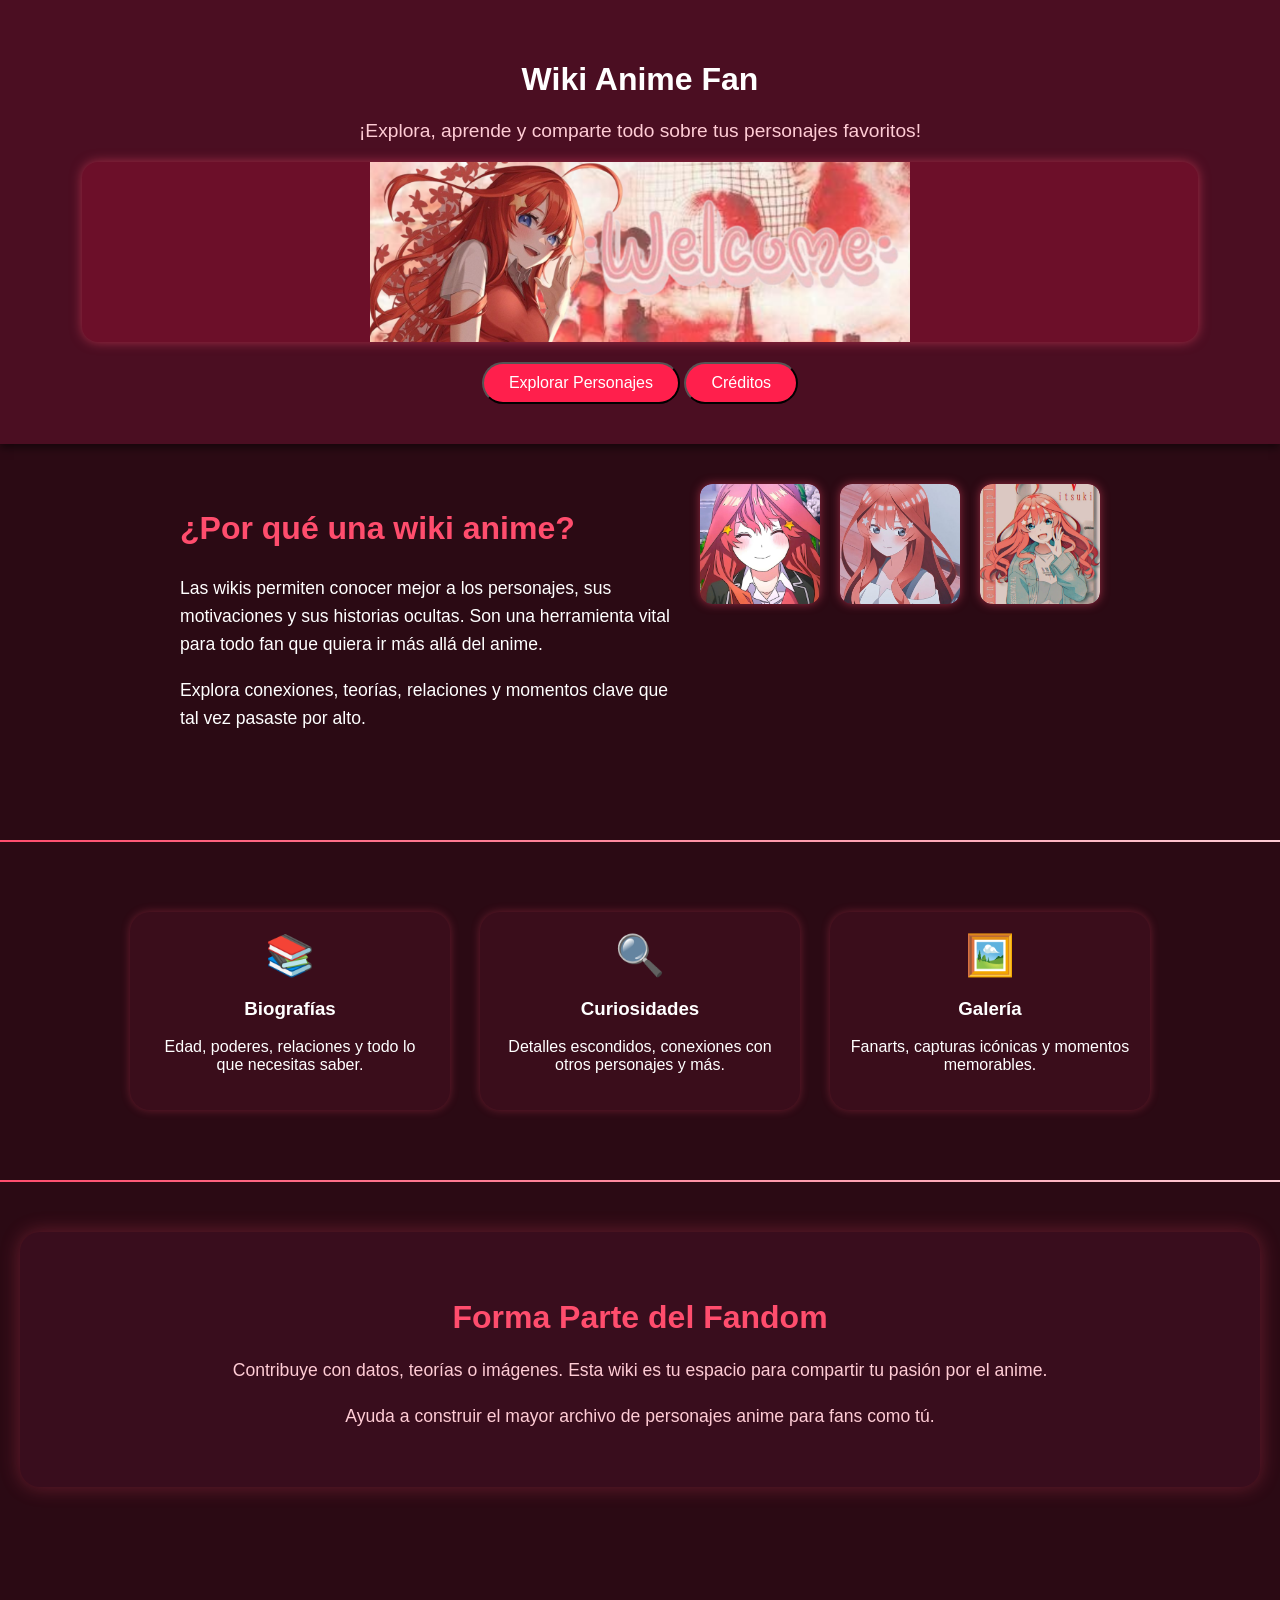
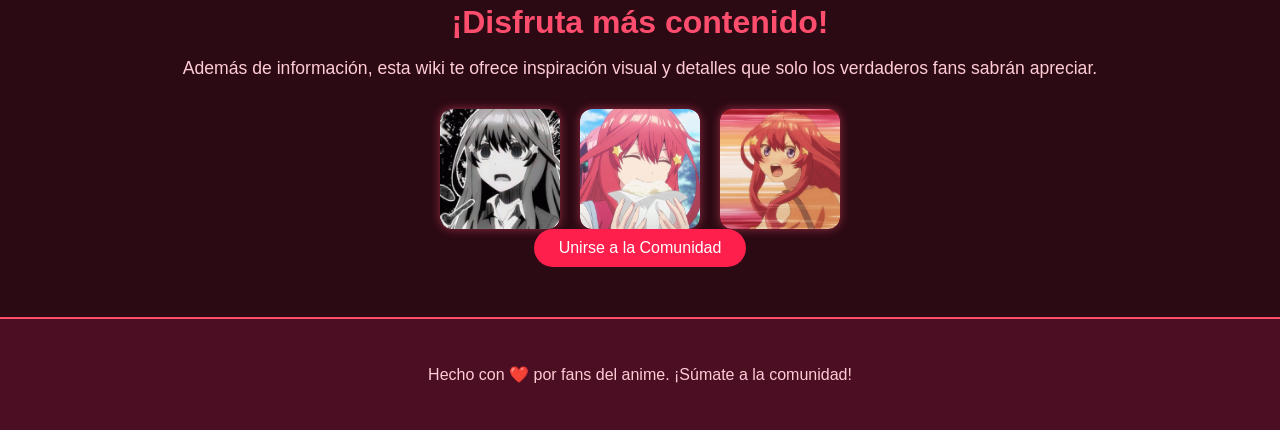
<file: MAS CONTENIDO/index.html>
<!DOCTYPE html>
<html lang="es">
<head>
    <meta charset="UTF-8">
    <meta name="viewport" content="width=device-width, initial-scale=1.0">
    <title>Wiki Anime Fan</title>
    <link rel="stylesheet" href="style.css">
    <style>
        body {
            font-family: Arial, sans-serif;
        }
    </style>
</head>
<body>
    <header class="main-header">
        <h1>Wiki Anime Fan</h1>
        <p>¡Explora, aprende y comparte todo sobre tus personajes favoritos!</p>
        <div class="image-banner">
            <img src="img/SEPARADOR ROJO 1.jpg" alt="Separador" />
        </div>

        </div>
        <button class="boton-ovalado" onclick="window.location.href='../MENU/index.html'">
            Explorar Personajes
        </button>
        <button class="boton-ovalado" onclick="alert('Gracias por visitar! ATT: DAYAN MATA')">
            Créditos
        </button>
    </header>

    <section class="intro">
        <div class="text">
            <h2>¿Por qué una wiki anime?</h2>
            <p>Las wikis permiten conocer mejor a los personajes, sus motivaciones y sus historias ocultas. Son una herramienta vital para todo fan que quiera ir más allá del anime.</p>
            <p>Explora conexiones, teorías, relaciones y momentos clave que tal vez pasaste por alto.</p>
        </div>
        <div class="image-placeholder">
            <img src="img/imagen 1.jpg" alt="Anime">
          </div>
          
          <div class="image-placeholder">
            <img src="img/imagen 2.jpg" alt="Anime">
          </div>
          
          <div class="image-placeholder">
            <img src="img/imagen 3.jpg" alt="Anime">
          </div>

    </section>

    <hr class="divider">

    <section class="features">
        <div class="feature-card">
            <div class="icon">📚</div>
            <h3>Biografías</h3>
            <p>Edad, poderes, relaciones y todo lo que necesitas saber.</p>
        </div>
        <div class="feature-card">
            <div class="icon">🔍</div>
            <h3>Curiosidades</h3>
            <p>Detalles escondidos, conexiones con otros personajes y más.</p>
        </div>
        <div class="feature-card">
            <div class="icon">🖼️</div>
            <h3>Galería</h3>
            <p>Fanarts, capturas icónicas y momentos memorables.</p>
        </div>
    </section>

    <hr class="divider">

    <section class="call-to-action">
        <div class="text">
            <h2>Forma Parte del Fandom</h2>
            <p>Contribuye con datos, teorías o imágenes. Esta wiki es tu espacio para compartir tu pasión por el anime.</p>
            <p>Ayuda a construir el mayor archivo de personajes anime para fans como tú.</p>
        </div>
    </section>
    <section class="extra-gallery">
        <h2>¡Disfruta más contenido!</h2>
        <p>Además de información, esta wiki te ofrece inspiración visual y detalles que solo los verdaderos fans sabrán apreciar.</p>
        <div class="gallery-row">
            <div class="image-placeholder">
              <img src="img/gif1.mp4" alt="Imagen 1">
            </div>
            <div class="image-placeholder">
              <img src="img/gif2.mp4" alt="Imagen 2">
            </div>
            <div class="image-placeholder">
              <img src="img/gif3.webp" alt="Imagen 3">
            </div>
          </div>

        <div class="boton-ovalado" onclick="window.location.href='../PRINCIPAL/index.html'">
            Unirse a la Comunidad
        </div>
    </section>

    <footer>
        <p>Hecho con ❤️ por fans del anime. ¡Súmate a la comunidad!</p>
    </footer>
</body>
</html>
</file>
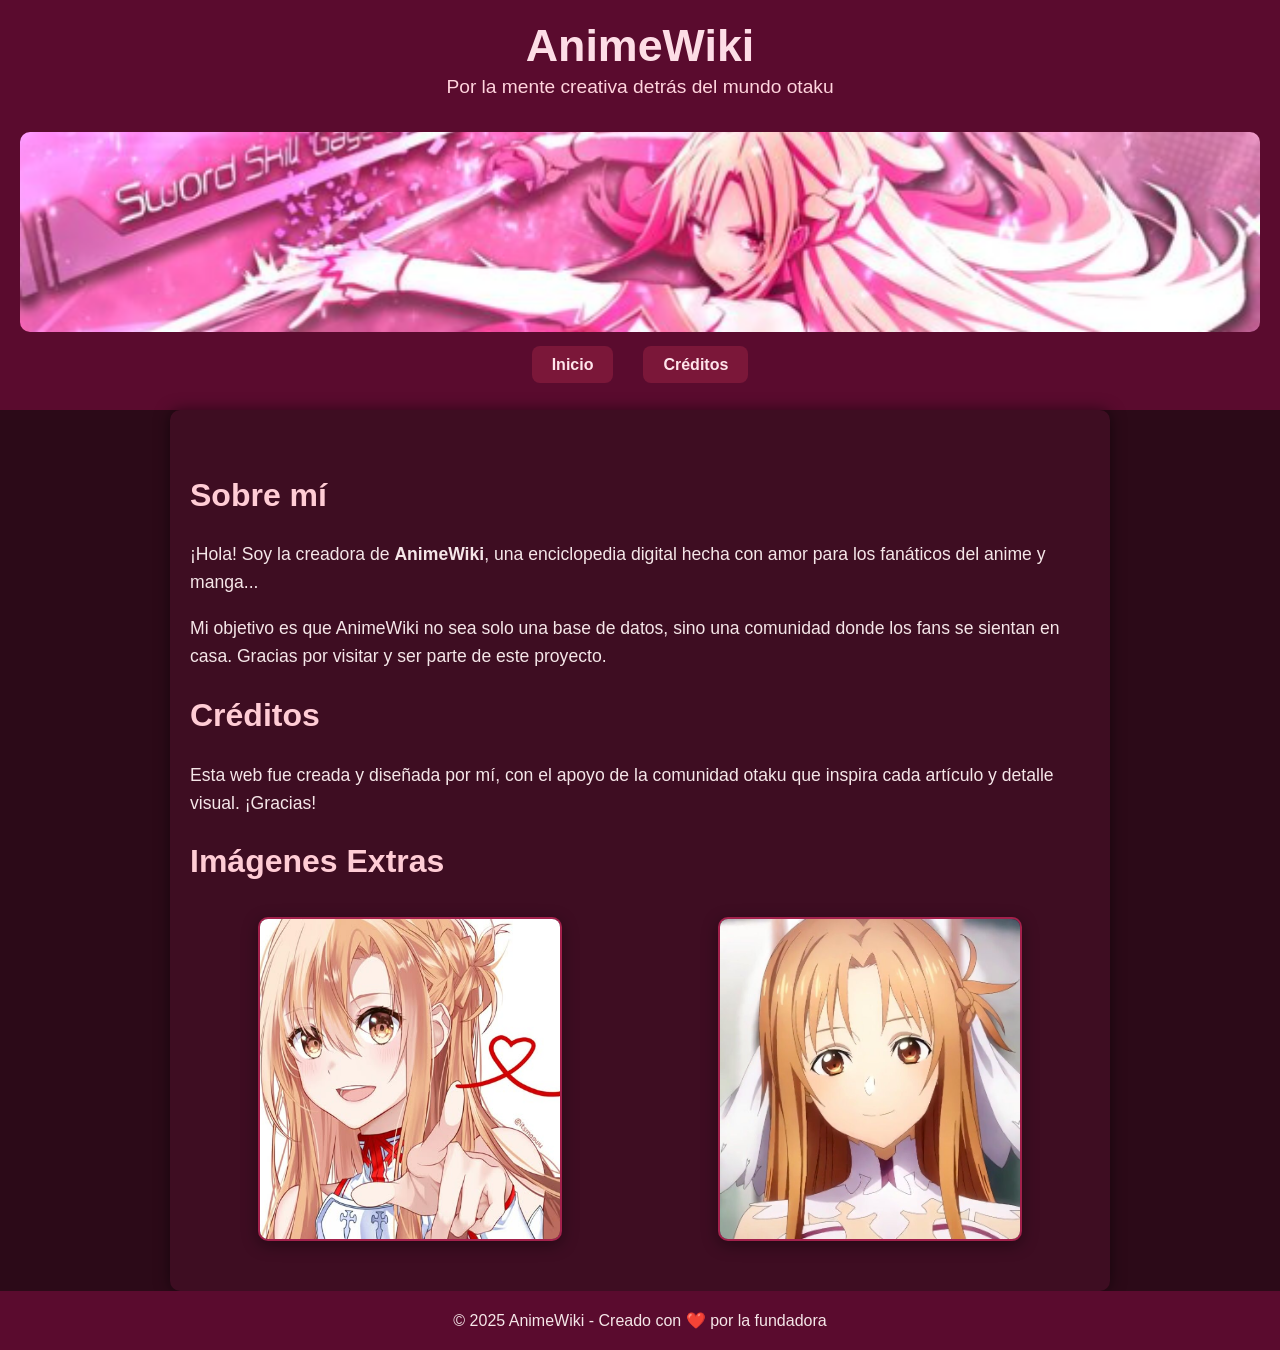
<file: PERFIL/index.html>
<!DOCTYPE html>
<html lang="es">
<head>
  <meta charset="UTF-8" />
  <meta name="viewport" content="width=device-width, initial-scale=1.0"/>
  <title>Sobre Mí - AnimeWiki</title>
  <link rel="stylesheet" href="style.css" />
</head>
<body>
  <header>
    <h1>AnimeWiki</h1>
    <p>Por la mente creativa detrás del mundo otaku</p>

    <div class="separador-imagen">
      <img src="img/separador.jpg" alt="Separador Anime" />
    </div>

    <nav>
      <ul class="menu">
        <li><a href="../PRINCIPAL/index.html">Inicio</a></li>
        <li><a href="#creditos">Créditos</a></li>
      </ul>
    </nav>
  </header>

  <main class="content">
    <section>
      <h2>Sobre mí</h2>
      <p>
        ¡Hola! Soy la creadora de <strong>AnimeWiki</strong>, una enciclopedia digital hecha con amor para los fanáticos del anime y manga...
      </p>
      <p>
        Mi objetivo es que AnimeWiki no sea solo una base de datos, sino una comunidad donde los fans se sientan en casa. Gracias por visitar y ser parte de este proyecto.
      </p>
    </section>

    <section id="creditos">
      <h2>Créditos</h2>
      <p>
        Esta web fue creada y diseñada por mí, con el apoyo de la comunidad otaku que inspira cada artículo y detalle visual. ¡Gracias!
      </p>
    </section>

    <section id="imagenes-extras">
      <h2>Imágenes Extras</h2>
      <div class="galeria">
        <img src="img/img1.jpg" alt="Imagen Extra 1" class="imagen-ajustada"/>
        <img src="img/img2.jpg" alt="Imagen Extra 2" class="imagen-ajustada"/>
      </div>
    </section>
  </main>

  <footer>
    &copy; 2025 AnimeWiki - Creado con ❤️ por la fundadora
  </footer>
</body>
</html>
</file>
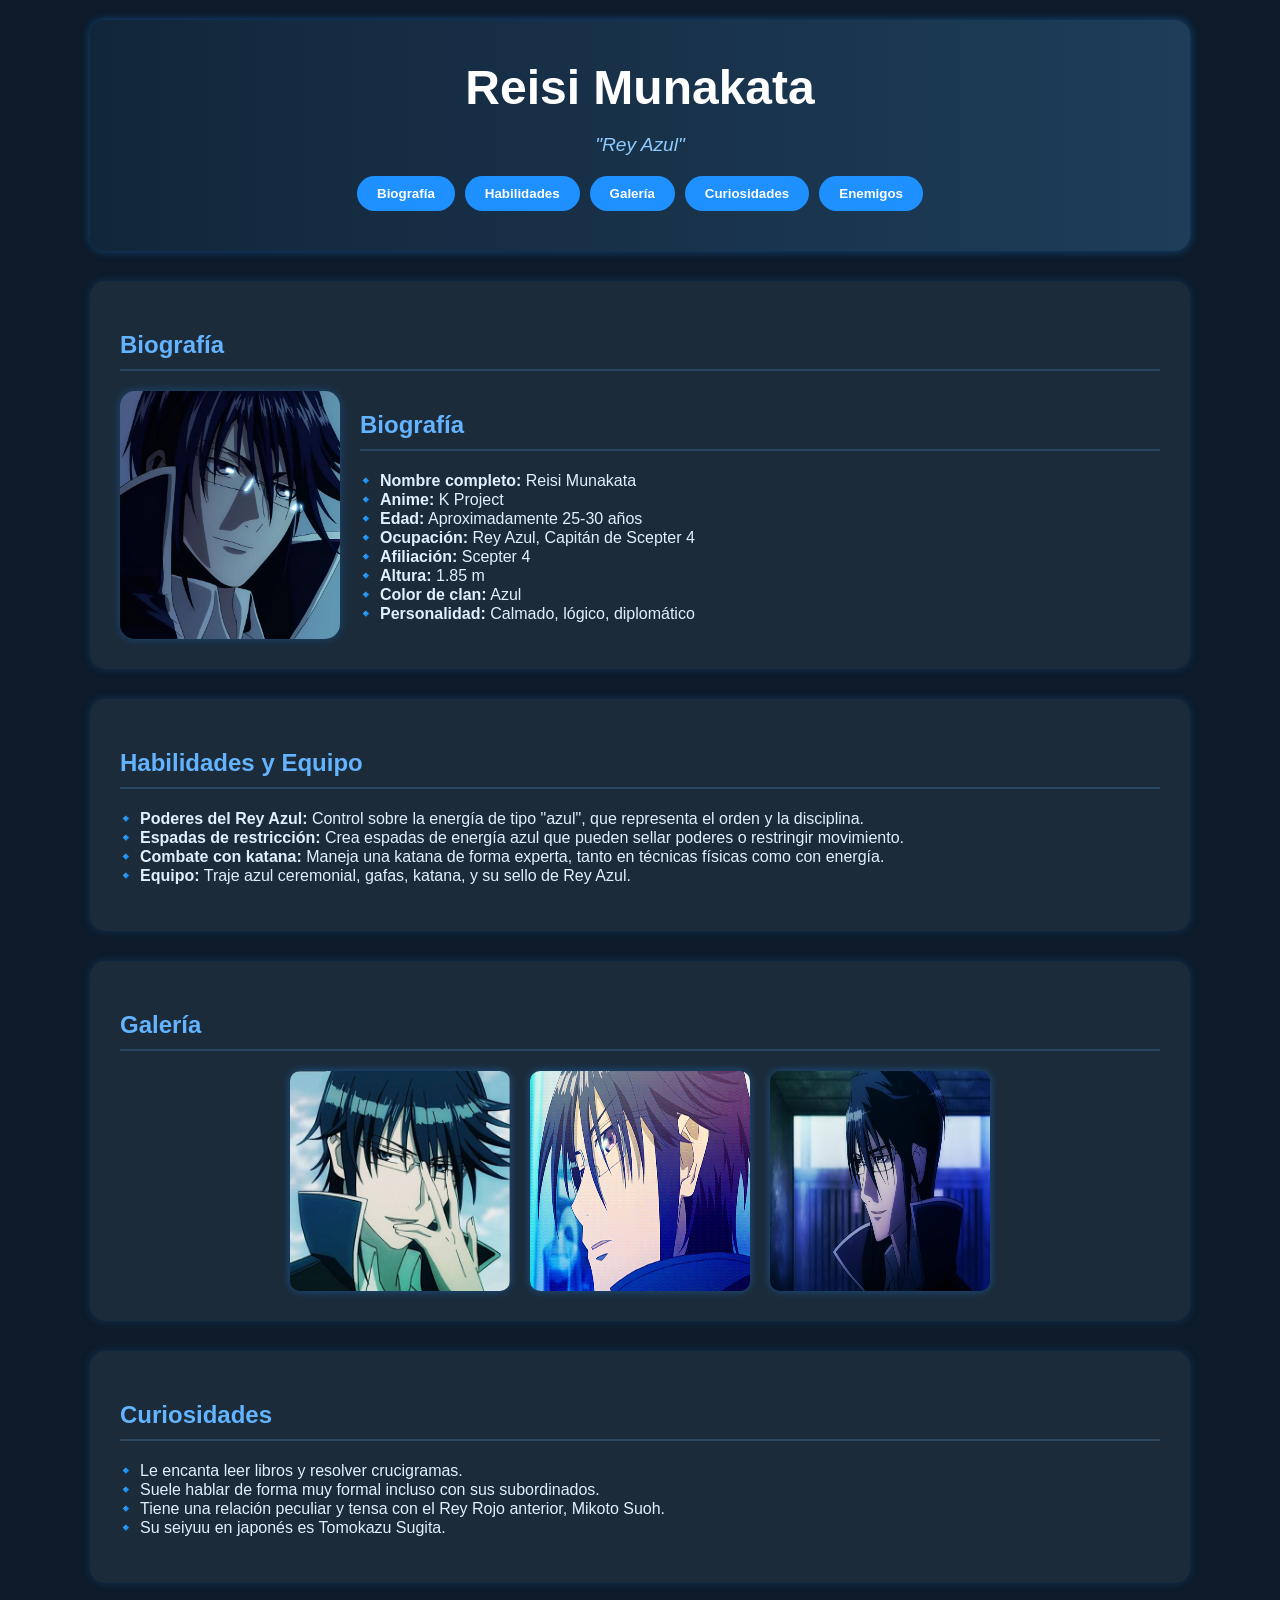
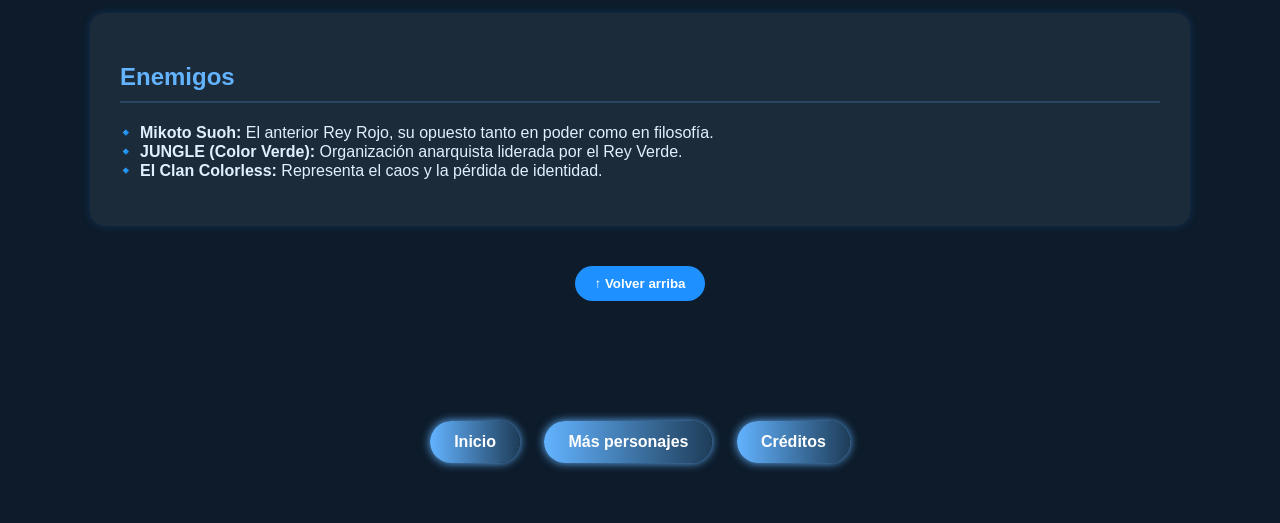
<file: personajes/personaje5/index.html>
<!DOCTYPE html>
<html lang="es">
<head>
  <meta charset="UTF-8">
  <meta name="viewport" content="width=device-width, initial-scale=1">
  <title>Wiki de Personaje Oscura</title>
  <link rel="stylesheet" href="style.css">
</head>
<body>
  <div class="wiki-container">

    <header class="encabezado">
      <h1>Reisi Munakata</h1>
      <p class="alias">"Rey Azul"</p>
      <nav class="nav-botones">
        <button onclick="scrollToSection('biografia')">Biografía</button>
        <button onclick="scrollToSection('habilidades')">Habilidades</button>
        <button onclick="scrollToSection('galeria')">Galería</button>
        <button onclick="scrollToSection('curiosidades')">Curiosidades</button>
        <button onclick="scrollToSection('enemigos')">Enemigos</button>
        
      </nav>
    </header>

    <section id="biografia" class="seccion">
      <h2>Biografía</h2>
      <div class="perfil">
        <img src="imagenes/PERFIL.jpg" alt="Imagen de perfil" class="imagen-perfil">
        <div class="info">
          <h2>Biografía</h2>
  <ul>
  <li><strong>Nombre completo:</strong> Reisi Munakata</li>
  <li><strong>Anime:</strong> K Project</li>
  <li><strong>Edad:</strong> Aproximadamente 25-30 años</li>
  <li><strong>Ocupación:</strong> Rey Azul, Capitán de Scepter 4</li>
  <li><strong>Afiliación:</strong> Scepter 4</li>
  <li><strong>Altura:</strong> 1.85 m</li>
  <li><strong>Color de clan:</strong> Azul</li>
  <li><strong>Personalidad:</strong> Calmado, lógico, diplomático</li>
</ul>
        </div>
      </div>
    </section>

    <section id="habilidades" class="seccion">
      <h2>Habilidades y Equipo</h2>
      <ul>
        <li><strong>Poderes del Rey Azul:</strong> Control sobre la energía de tipo "azul", que representa el orden y la disciplina.</li>
        <li><strong>Espadas de restricción:</strong> Crea espadas de energía azul que pueden sellar poderes o restringir movimiento.</li>
        <li><strong>Combate con katana:</strong> Maneja una katana de forma experta, tanto en técnicas físicas como con energía.</li>
        <li><strong>Equipo:</strong> Traje azul ceremonial, gafas, katana, y su sello de Rey Azul.</li>
      </ul>
    </section>

    <section id="galeria" class="seccion galeria">
      <h2>Galería</h2>
      <div class="imagenes">
        <img src="imagenes/IMG1.jpg" alt="Imagen 1">
        <img src="imagenes/GIF1.mp4" alt="Imagen 2">
        <img src="imagenes/IMG2.jpg" alt="Imagen 3">
      </div>
    </section>

    <section id="curiosidades" class="seccion">
      <h2>Curiosidades</h2>
      <ul>
        <li>Le encanta leer libros y resolver crucigramas.</li>
        <li>Suele hablar de forma muy formal incluso con sus subordinados.</li>
        <li>Tiene una relación peculiar y tensa con el Rey Rojo anterior, Mikoto Suoh.</li>
        <li>Su seiyuu en japonés es Tomokazu Sugita.</li>
      </ul>
    
    </section>

    <section id="enemigos" class="seccion">
      <h2>Enemigos</h2>
      <ul>
        <li><strong>Mikoto Suoh:</strong> El anterior Rey Rojo, su opuesto tanto en poder como en filosofía.</li>
        <li><strong>JUNGLE (Color Verde):</strong> Organización anarquista liderada por el Rey Verde.</li>
        <li><strong>El Clan Colorless:</strong> Representa el caos y la pérdida de identidad.</li>
      </ul>
    </section>
    <footer class="botones-finales">
      <button onclick="window.scrollTo({ top: 0, behavior: 'smooth' })">↑ Volver arriba</button>
    </footer>
  </div>

  <script>
    function scrollToSection(id) {
      document.getElementById(id).scrollIntoView({ behavior: 'smooth' });
    }
  </script>
  <div class="card botones">
    <button onclick="window.location.href='../../PRINCIPAL/index.html'">Inicio</button>
    <button onclick="window.location.href='../../MENU/index.html'">Más personajes</button>
    <button onclick="alert('Gracias por visitar! ATT:DAYAN MATA')">Créditos</button>
  </div>
</body>
</html>
</file>
<file: MAS CONTENIDO/style.css>
body {
    margin: 0;
    background-color: #2b0a14;
    color: #fff;
    font-family: Arial, sans-serif;
}

.main-header {
    text-align: center;
    background-color: #4b0e22;
    padding: 40px 20px;
    box-shadow: 0 4px 8px rgba(0, 0, 0, 0.5);
}

.main-header h1 {
    position: relative;
    z-index: 10;
  }
  .image-banner img {
    max-height: 100%;
    width: auto;
  }

.main-header p {
    font-size: 1.2rem;
    color: #ffccd5;
}

.image-banner {
    background-color: #6c0f29;
    height: 180px;
    margin: 20px auto;
    width: 90%;
    border-radius: 16px;
    display: flex;
    justify-content: center;
    align-items: center;
    color: #fff;
    font-weight: bold;
    font-size: 1.2rem;
    box-shadow: 0 0 12px rgba(255, 77, 109, 0.5);
}

.main-button {
    background-color: #ff4d6d;
    color: white;
    border: none;
    padding: 12px 24px;
    margin: 10px;
    font-size: 1rem;
    border-radius: 30px;
    cursor: pointer;
    transition: background-color 0.3s ease;
}

.main-button:hover {
    background-color: #ff1f4c;
    box-shadow: 0 0 10px rgba(255, 204, 213, 0.4);
}

.boton-ovalado {
    padding: 10px 25px;
    border-radius: 30px;
    background-color: #ff1f4c;
    color: white;
    font-family: Arial, sans-serif;
    font-size: 16px;
    display: inline-block;
    text-align: center;
    cursor: pointer;
    transition: transform 0.1s ease, background-color 0.3s ease;
    user-select: none;
  }
  
  .boton-ovalado:active {
    transform: scale(0.95);
  }
  

.intro {
    display: flex;
    flex-wrap: wrap;
    justify-content: center;
    gap: 20px;
    padding: 40px 20px;
}

.intro .text {
    max-width: 500px;
}

.intro .text h2 {
    font-size: 2rem;
    color: #ff4d6d;
}

.intro .text p {
    font-size: 1.1rem;
    line-height: 1.6;
}

.container {
    display: flex;
    flex-wrap: wrap;
    gap: 20px;
    justify-content: center;
    padding: 20px;
  }

.image-placeholder {
    width: 120px; 
    height: 120px;
    background-color: #6c0f29;
    display: flex;
    justify-content: center;
    align-items: center;
    color: #fff;
    font-weight: bold;
    border-radius: 12px;
    box-shadow: 0 0 10px rgba(255, 77, 109, 0.5);
    overflow: hidden;
  }
  
  .image-placeholder img {
    width: 100%;
    height: 100%;
    object-fit: cover;
    display: block;
    border-radius: 12px; 
  }

.divider {
    border: none;
    height: 2px;
    background: linear-gradient(to right, #ff4d6d, #ffccd5);
    margin: 50px 0;
}

.features {
    display: flex;
    flex-wrap: wrap;
    justify-content: center;
    gap: 30px;
    padding: 20px;
}

.feature-card {
    background-color: #3a0d1b;
    padding: 20px;
    border-radius: 20px;
    width: 280px;
    box-shadow: 0 0 10px rgba(255, 77, 109, 0.3);
    text-align: center;
    transition: transform 0.3s;
}

.feature-card:hover {
    transform: scale(1.05);
    box-shadow: 0 0 15px rgba(255, 204, 213, 0.6);
}

.icon {
    font-size: 2.5rem;
    margin-bottom: 10px;
}

.call-to-action {
    padding: 40px 20px;
    text-align: center;
    background-color: #390d1d;
    border-radius: 20px;
    margin: 40px 20px;
    box-shadow: 0 0 20px rgba(255, 77, 109, 0.3);
}

.call-to-action .text h2 {
    font-size: 2rem;
    color: #ff4d6d;
    margin-bottom: 20px;
}

.call-to-action .text p {
    font-size: 1.1rem;
    line-height: 1.6;
    color: #ffccd5;
}

.extra-gallery {
    padding: 50px 20px;
    text-align: center;
}

.extra-gallery h2 {
    font-size: 2rem;
    color: #ff4d6d;
    margin-bottom: 10px;
}

.extra-gallery p {
    font-size: 1.1rem;
    margin-bottom: 30px;
    color: #ffccd5;
}

.gallery-row {
    display: flex;
    flex-wrap: wrap;
    gap: 20px;
    justify-content: center;
}

  
  .image-placeholder {
    width: 120px;
    height: 120px;
    background-color: #6c0f29;
    border-radius: 12px;
    box-shadow: 0 0 10px rgba(255, 77, 109, 0.5);
    overflow: hidden;
  }
  
  .image-placeholder img {
    width: 100%;
    height: 100%;
    object-fit: cover;
    display: block;
  }
footer {
    text-align: center;
    padding: 30px;
    background-color: #4b0e22;
    color: #ffccd5;
    font-size: 1rem;
    border-top: 2px solid #ff4d6d;
}
</file>
<file: PERFIL/style.css>
body {
  margin: 0;
  font-family: 'Segoe UI', sans-serif;
  background-color: #2c0a18;
  color: #f5e6e8;
}

header {
  background-color: #5a0b2e;
  padding: 20px;
  text-align: center;
  color: #fff;
}

header h1 {
  margin: 0;
  font-size: 2.8em;
  color: #fddde6;
}

header p {
  margin-top: 5px;
  font-size: 1.2em;
  color: #ffd4dd;
}

.separador-imagen img {
  width: 100%;
  max-height: 200px;
  object-fit: cover;
  margin-top: 15px;
  border-radius: 10px;
}

nav {
  margin-top: 20px;
}

.menu {
  list-style: none;
  padding: 0;
  display: flex;
  justify-content: center;
  gap: 30px;
}

.menu li a {
  color: #ffe4eb;
  text-decoration: none;
  font-weight: bold;
  background-color: #7b1739;
  padding: 10px 20px;
  border-radius: 8px;
  transition: background-color 0.3s;
}

.menu li a:hover {
  background-color: #a3214c;
}

.content {
  padding: 40px 20px;
  max-width: 900px;
  margin: auto;
  background-color: #3e0d22;
  border-radius: 10px;
  box-shadow: 0 0 15px rgba(0,0,0,0.5);
}

.content h2 {
  font-size: 2em;
  color: #ffccd5;
}

.content p {
  font-size: 1.1em;
  line-height: 1.6;
}

footer {
  text-align: center;
  padding: 20px;
  background-color: #5a0b2e;
  color: #f5e6e8;
}

/* Nueva clase para galería de imágenes */
.galeria {
  display: flex;
  justify-content: center;
  gap: 20px;
  flex-wrap: wrap;
}

/* Imágenes pequeñas y centradas */
.imagen-ajustada {
  display: block;
  width: 80%;
  max-width: 300px;
  height: auto;
  margin: 10px auto;
  border-radius: 10px;
  box-shadow: 0 4px 16px rgba(0, 0, 0, 0.4);
  border: 2px solid #a3214c;
}
</file>
<file: personajes/personaje5/style.css>
body {
    font-family: 'Segoe UI', sans-serif;
    background-color: #0d1b2a;
    color: #e0f0ff;
    margin: 0;
    padding: 0;
    scroll-behavior: smooth;
  }
  
  .wiki-container {
    max-width: 1100px;
    margin: auto;
    padding: 20px;
  }
  
  .encabezado {
    text-align: center;
    background: linear-gradient(to right, #12263a, #1e3d59);
    padding: 40px 20px;
    border-radius: 15px;
    margin-bottom: 30px;
    color: #ffffff;
    box-shadow: 0 0 10px #1e90ff66;
  }
  
  .encabezado h1 {
    margin: 0;
    font-size: 3em;
  }
  
  .alias {
    font-style: italic;
    font-size: 1.2em;
    margin-bottom: 20px;
    color: #8fcaff;
  }
  
  .nav-botones {
    display: flex;
    flex-wrap: wrap;
    justify-content: center;
    gap: 10px;
  }
  
  .nav-botones button {
    background: #1e90ff;
    border: none;
    padding: 10px 20px;
    font-weight: bold;
    border-radius: 25px;
    color: #fff;
    cursor: pointer;
    transition: all 0.3s;
  }
  
  .nav-botones button:hover {
    background: #63b3ff;
    transform: scale(1.05);
  }
  
  .seccion {
    background-color: #1b2b3a;
    padding: 30px;
    margin-bottom: 30px;
    border-radius: 15px;
    box-shadow: 0 0 10px rgba(30,144,255,0.2);
  }
  
  .seccion h2 {
    color: #63b3ff;
    border-bottom: 2px solid #63b3ff33;
    padding-bottom: 10px;
    margin-bottom: 20px;
  }
  
  .perfil {
    display: flex;
    flex-wrap: wrap;
    gap: 20px;
  }
  
  .imagen-perfil {
    width: 220px;
    border-radius: 15px;
    box-shadow: 0 0 10px rgba(30,144,255,0.3);
  }
  
  .info {
    flex: 1;
  }
  
  ul {
    list-style-type: "🔹 ";
    padding-left: 20px;
  }
  
  .imagenes {
    display: flex;
    flex-wrap: wrap;
    gap: 20px;
    justify-content: center;
  }
  
  .imagenes img {
    width: 220px;
    border-radius: 10px;
    box-shadow: 0 0 8px #1e90ff66;
  }
  
  .contacto button {
    background-color: #1e90ff;
    color: white;
    border: none;
    padding: 12px 24px;
    margin: 10px;
    font-weight: bold;
    border-radius: 25px;
    cursor: pointer;
    transition: background 0.3s ease;
  }
  

  
  .botones-finales {
    text-align: center;
    margin: 40px 0;
  }
  
  .botones-finales button {
    background-color: #1e90ff;
    color: #fff;
    padding: 10px 20px;
    border: none;
    border-radius: 25px;
    font-weight: bold;
    cursor: pointer;
    transition: transform 0.3s ease;
  }
  
  .botones-finales button:hover {
    transform: scale(1.1);
    background-color: #63b3ff;
  }
  .card.botones {
    text-align: center;
    margin: 50px 0;
  }
  .card.botones button {
    background: linear-gradient(to right, #63b3ff, #1e3d59);
    border: none;
    padding: 12px 24px;
    margin: 10px;
    font-size: 1em;
    color: #fff;
    font-weight: bold;
    border-radius: 25px;
    cursor: pointer;
    transition: background 0.3s, transform 0.2s;
    box-shadow: 0 0 10px #63b3ff;
  }
  
  .card.botones button:hover {
    background: linear-gradient(to right, #1e3d59, #63b3ff);
    transform: scale(1.05);
  }
</file>
